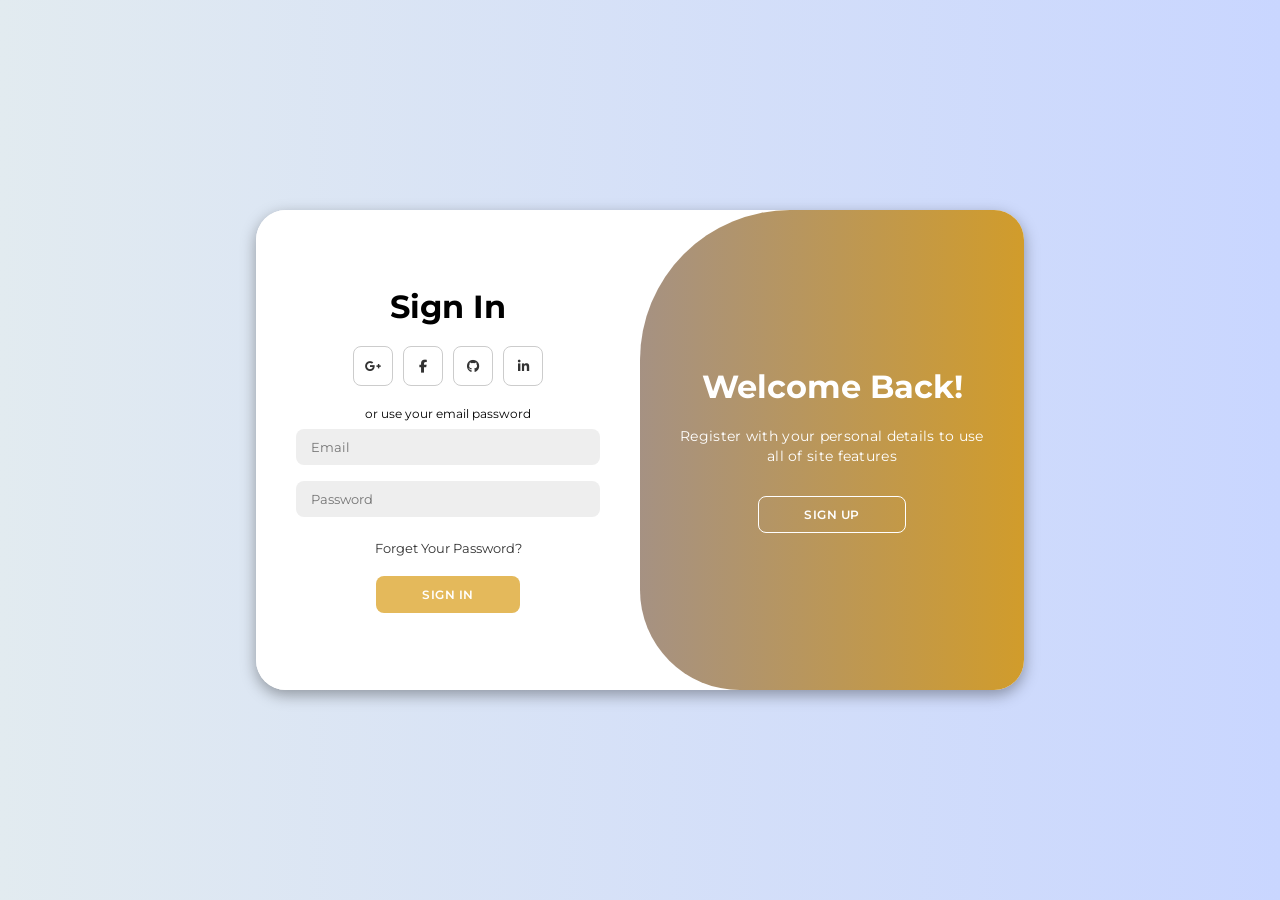
<file: index.html>
﻿<!DOCTYPE html>
<html lang="en">
<head>
    <meta charset="UTF-8">
    <meta name="viewport" content="width=device-width, initial-scale=1.0">
    <link rel="stylesheet" href="https://cdnjs.cloudflare.com/ajax/libs/font-awesome/6.4.2/css/all.min.css">
    <link rel="stylesheet" href="style.css">
    <title>Login Page</title>
    <style>
        .error {
            color: red;
        }
    </style>
</head>
<body>

    <div class="container" id="container">
        <div class="form-container sign-up">
            <form id="signUpForm">
                <h1>Create Account</h1>
                <div class="social-icons">
                    <a href="#" class="icon"><i class="fa-brands fa-google-plus-g"></i></a>
                    <a href="#" class="icon"><i class="fa-brands fa-facebook-f"></i></a>
                    <a href="#" class="icon"><i class="fa-brands fa-github"></i></a>
                    <a href="#" class="icon"><i class="fa-brands fa-linkedin-in"></i></a>
                </div>
                <span>or use your email for registration</span>
                <input type="text" id="signUpName" placeholder="Name">
                <div id="signUpNameError" class="error"></div>
                <input type="email" id="signUpEmail" placeholder="Email">
                <div id="signUpEmailError" class="error"></div>
                <input type="password" id="signUpPassword" placeholder="Password">
                <div id="signUpPasswordError" class="error"></div>
                <button type="submit">Sign Up</button>
            </form>
        </div>
        <div class="form-container sign-in">
            <form id="signInForm">
                <h1>Sign In</h1>
                <div class="social-icons">
                    <a href="#" class="icon"><i class="fa-brands fa-google-plus-g"></i></a>
                    <a href="#" class="icon"><i class="fa-brands fa-facebook-f"></i></a>
                    <a href="#" class="icon"><i class="fa-brands fa-github"></i></a>
                    <a href="#" class="icon"><i class="fa-brands fa-linkedin-in"></i></a>
                </div>
                <span>or use your email password</span>
                <input type="email" id="signInEmail" placeholder="Email">
                <div id="signInEmailError" class="error"></div>
                <input type="password" id="signInPassword" placeholder="Password">
                <div id="signInPasswordError" class="error"></div>
                <a href="#">Forget Your Password?</a>
                <button type="submit">Sign In</button>
            </form>
        </div>
        <div class="toggle-container">
            <div class="toggle">
                <div class="toggle-panel toggle-left">
                    <h1>Hello friend!</h1>
                    <p>Enter your personal details to use all of site features</p>
                    <button class="hidden" id="login">Sign In</button>
                </div>
                <div class="toggle-panel toggle-right">
                    <h1>Welcome Back!</h1>
                    <p>Register with your personal details to use all of site features</p>
                    <button class="hidden" id="register">Sign Up</button>
                </div>
            </div>
        </div>
    </div>
    <center>
        <div class="loading-page" id="loadingPage" style="display:none;">
            <div class="loading-icon">⌛</div>
            Please wait
        </div>
    </center>

    <script>
        const container = document.getElementById('container');
        const registerBtn = document.getElementById('register');
        const loginBtn = document.getElementById('login');
        const loadingPage = document.getElementById('loadingPage');

        registerBtn.addEventListener('click', () => {
            container.classList.add("active");
        });

        loginBtn.addEventListener('click', () => {
            container.classList.remove("active");
        });

        document.addEventListener('DOMContentLoaded', function() {
            const signUpForm = document.getElementById('signUpForm');
            const signInForm = document.getElementById('signInForm');

            function validatePassword(password) {
                const hasUpperCase = /[A-Z]/.test(password);
                const hasLowerCase = /[a-z]/.test(password);
                const isValidLength = password.length >= 6;
                return hasUpperCase && hasLowerCase && isValidLength;
            }

            function validateEmail(email) {
                const re = /^[^\s@]+@[^\s@]+\.[^\s@]+$/;
                return re.test(String(email).toLowerCase());
            }

            // Sign Up Form Validation
            signUpForm.addEventListener('submit', function(event) {
                event.preventDefault(); // منع الإرسال الافتراضي

                let valid = true;
                const name = document.getElementById('signUpName');
                const email = document.getElementById('signUpEmail');
                const password = document.getElementById('signUpPassword');
                
                // Validate Name
                if (name.value.trim() === '') {
                    document.getElementById('signUpNameError').textContent = 'Name is required.';
                    valid = false;
                } else {
                    document.getElementById('signUpNameError').textContent = '';
                }

                // Validate Email
                if (!validateEmail(email.value)) {
                    document.getElementById('signUpEmailError').textContent = 'Please enter a valid email address.';
                    valid = false;
                } else {
                    document.getElementById('signUpEmailError').textContent = '';
                }

                // Validate Password
                if (!validatePassword(password.value)) {
                    document.getElementById('signUpPasswordError').textContent = 'Password must be at least 6 characters long and contain both uppercase and lowercase letters.';
                    valid = false;
                } else {
                    document.getElementById('signUpPasswordError').textContent = '';
                }

                if (valid) {
                    loadingPage.style.display = "block";
                    setTimeout(function() {
                        window.location.href = "diet.html";
                    }, 3000);
                }
            });

            // Sign In Form Validation
            signInForm.addEventListener('submit', function(event) {
                event.preventDefault(); // منع الإرسال الافتراضي

                let valid = true;
                const email = document.getElementById('signInEmail');
                const password = document.getElementById('signInPassword');

                // Validate Email
                if (!validateEmail(email.value)) {
                    document.getElementById('signInEmailError').textContent = 'Please enter a valid email address.';
                    valid = false;
                } else {
                    document.getElementById('signInEmailError').textContent = '';
                }

                // Validate Password
                if (!validatePassword(password.value)) {
                    document.getElementById('signInPasswordError').textContent = 'Password must be at least 6 characters long and contain both uppercase and lowercase letters.';
                    valid = false;
                } else {
                    document.getElementById('signInPasswordError').textContent = '';
                }

                if (valid) {
                    loadingPage.style.display = "block";
                    setTimeout(function() {
                        window.location.href = "index(1).html";
                    }, 3000);
                }
            });
        });
    </script>

</body>
</html>
</file>
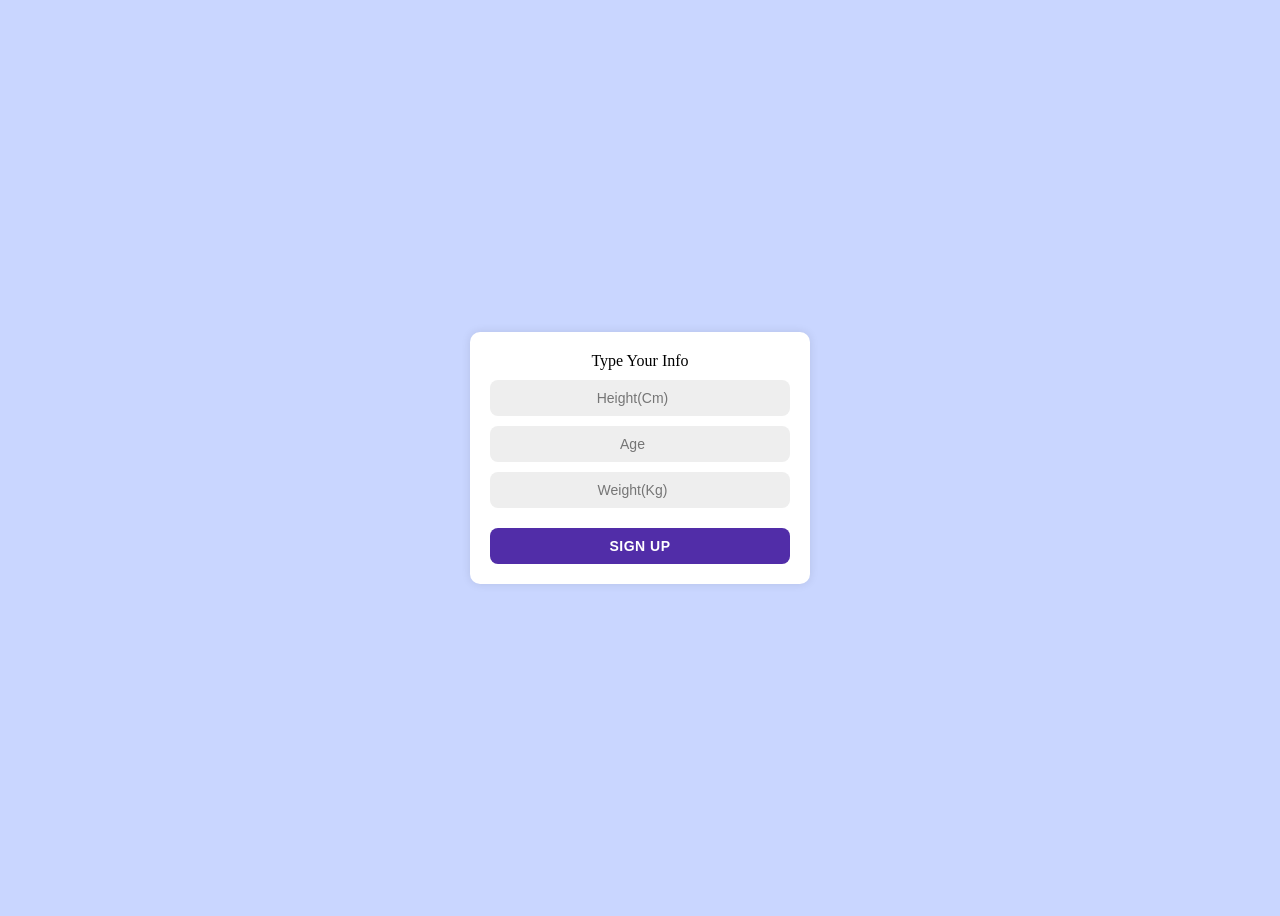
<file: diet.html>
<!DOCTYPE html>
<html lang="en">
<head>
    <meta charset="UTF-8">
    <meta name="viewport" content="width=device-width, initial-scale=1.0">
    <title>Diet Information</title>
    <style>
        /* أسلوب الصفحة */
        body {
            background-color: #c9d6ff;
            display: flex;
            justify-content: center;
            align-items: center;
            height: 100vh;
        }
        form {
            background-color: #fff;
            padding: 20px;
            border-radius: 10px;
            box-shadow: 0 0 10px rgba(0, 0, 0, 0.1);
            width: 300px;
            text-align: center;
        }
        input {
            display: block;
            width: calc(100% - 30px);
            margin: 10px auto;
            padding: 10px 15px;
            background-color: #eee;
            border: none;
            font-size: 14px;
            border-radius: 8px;
            outline: none;
            text-align: center;
        }
        button {
            background-color: #512da8;
            color: #fff;
            font-size: 14px;
            padding: 10px 45px;
            border: none;
            border-radius: 8px;
            font-weight: 600;
            letter-spacing: .5px;
            text-transform: uppercase;
            margin-top: 10px;
            cursor: pointer;
            width: 100%;
        }
        /* صفحة الانتظار */
        .loading-page {
            display: none;
            background-color: white;
            text-align: center;
            padding: 20px;
        }
        .loading-icon {
            font-size: 24px;
            margin-bottom: 10px;
        }
    </style>
</head>
<body>
    <form onsubmit="return waitForTransition(event)">
        <span>Type Your Info</span>
        <input type="number" id="height" placeholder="Height(Cm)" required>
        <input type="number" id="age" placeholder="Age" required>
        <input type="number" id="weight" placeholder="Weight(Kg)" required>
        <button type="submit">Sign Up</button>
    </form>
    <center>
        <div class="loading-page" id="loadingPage">
            <div class="loading-icon">⌛</div>
            Please wait...
        </div>
    </center>
    <script>
        function waitForTransition(event) {
            // منع الإرسال الافتراضي للنموذج
            event.preventDefault();

            // الحصول على القيم المدخلة
            var height = document.getElementById("height").value;
            var age = document.getElementById("age").value;
            var weight = document.getElementById("weight").value;

            // تحقق من ملء جميع الحقول
            if (height && age && weight) {
                // عرض صفحة الانتظار
                document.getElementById("loadingPage").style.display = "block";

                // انتظر 5 ثوانٍ ثم قم بالانتقال إلى صفحة الـ "diet.html"
                setTimeout(function() {
                    window.location.href = "index (1).html";
                }, 5000); // 5000 مللي ثانية = 5 ثوانٍ
            } else {
                alert("يرجى ملء جميع الحقول");
            }
        }
    </script>
</body>
</html>
</file>
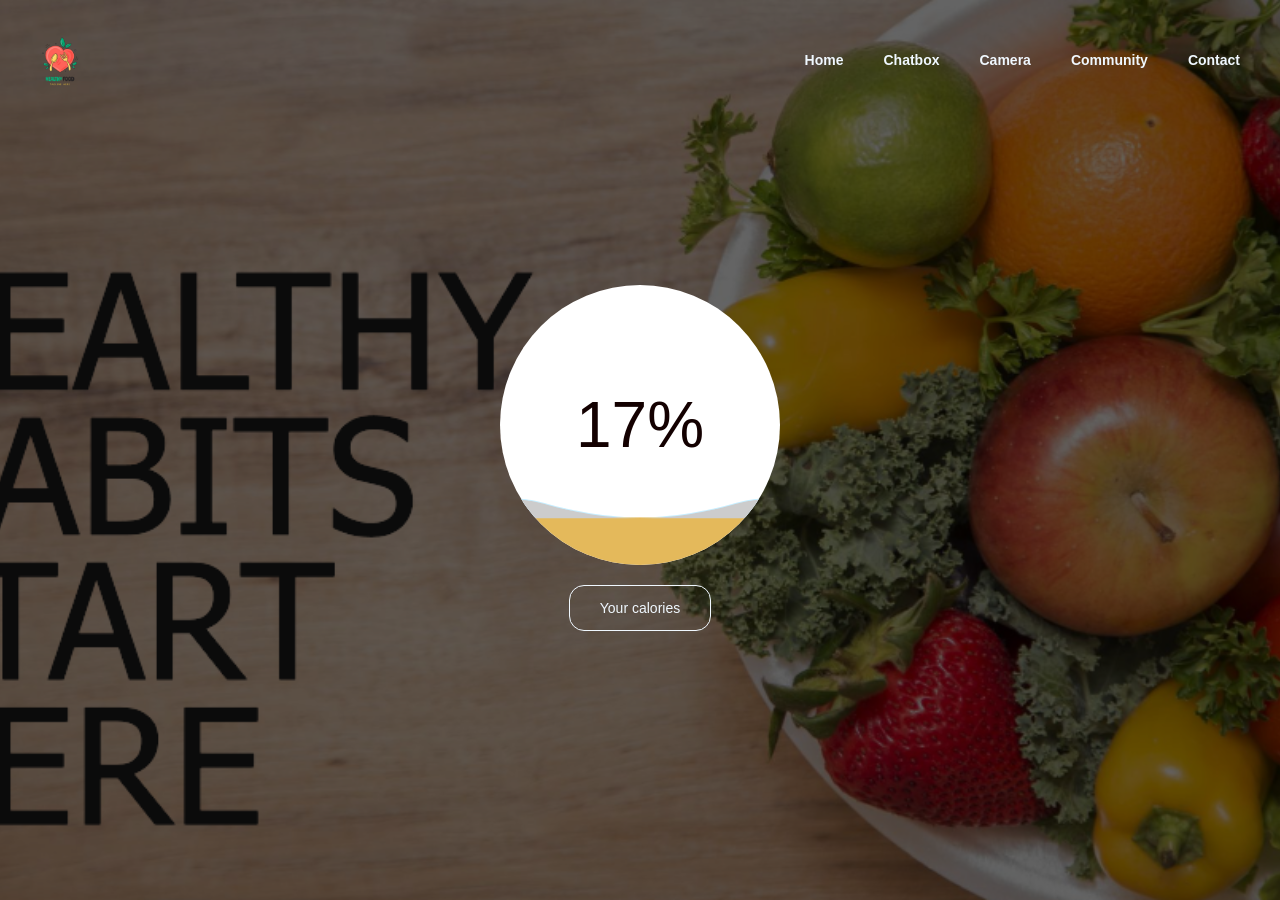
<file: index (1).html>
<!DOCTYPE html>
<html lang="en">
<head>
    <meta charset="UTF-8">
    <meta name="viewport" content="width=device-width, initial-scale=1.0">
    <link rel="stylesheet" href="style (1).css">
    <title>Healthy food</title>
</head>
<body>
    <header>
        <div id="navbar">
            <img src="HealthyHabitsStartHere.png" alt="Food lover logo">
            <nav>
                <ul>
                    <li><a href="#home">Home</a></li>
                    <li><a href="#chatbox">Chatbox</a></li>
                    <li><a href="#camera">Camera</a></li>
                    <li><a href="index(3).html">Community</a></li>
                    <li><a href="#contact">Contact</a></li>
                </ul>
            </nav>
        </div>
        <div class="content">
            <div class="box">
                <div class="percent">
                    <div class="percentNum" id="count">0</div>
                    <div class="percentB">%</div>
                </div>
                <div id="water" class="water">
                    <svg viewBox="0 0 560 20" class="water_wave water_wave_back">
                        <use xlink:href="#wave"></use>
                    </svg>
                    <svg viewBox="0 0 560 20" class="water_wave water_wave_front">
                        <use xlink:href="#wave"></use>
                    </svg>
                </div>
            </div>
            <a href="#" class="btn btn-primary">Your calories</a>
        </div>
    </header>
    <svg version="1.1" xmlns="http://www.w3.org/2000/svg" xmlns:xlink="http://www.w3.org/1999/xlink" style="display: none;">
        <symbol id="wave">
            <path d="M420,20c21.5-0.4,38.8-2.5,51.1-4.5c13.4-2.2,26.5-5.2,27.3-5.4C514,6.5,518,4.7,528.5,2.7c7.1-1.3,17.9-2.8,31.5-2.7c0,0,0,0,0,0v20H420z"></path>
            <path d="M420,20c-21.5-0.4-38.8-2.5-51.1-4.5c-13.4-2.2-26.5-5.2-27.3-5.4C326,6.5,322,4.7,311.5,2.7C304.3,1.4,293.6-0.1,280,0c0,0,0,0,0,0v20H420z"></path>
            <path d="M140,20c21.5-0.4,38.8-2.5,51.1-4.5c13.4-2.2,26.5-5.2,27.3-5.4C234,6.5,238,4.7,248.5,2.7c7.1-1.3,17.9-2.8,31.5-2.7c0,0,0,0,0,0v20H140z"></path>
            <path d="M140,20c-21.5-0.4-38.8-2.5-51.1-4.5c-13.4-2.2-26.5-5.2-27.3-5.4C46,6.5,42,4.7,31.5,2.7C24.3,1.4,13.6-0.1,0,0c0,0,0,0,0,0l0,20H140z"></path>
        </symbol>
    </svg>
    <script src="script (1).js"></script>
</body>
</html>
</file>
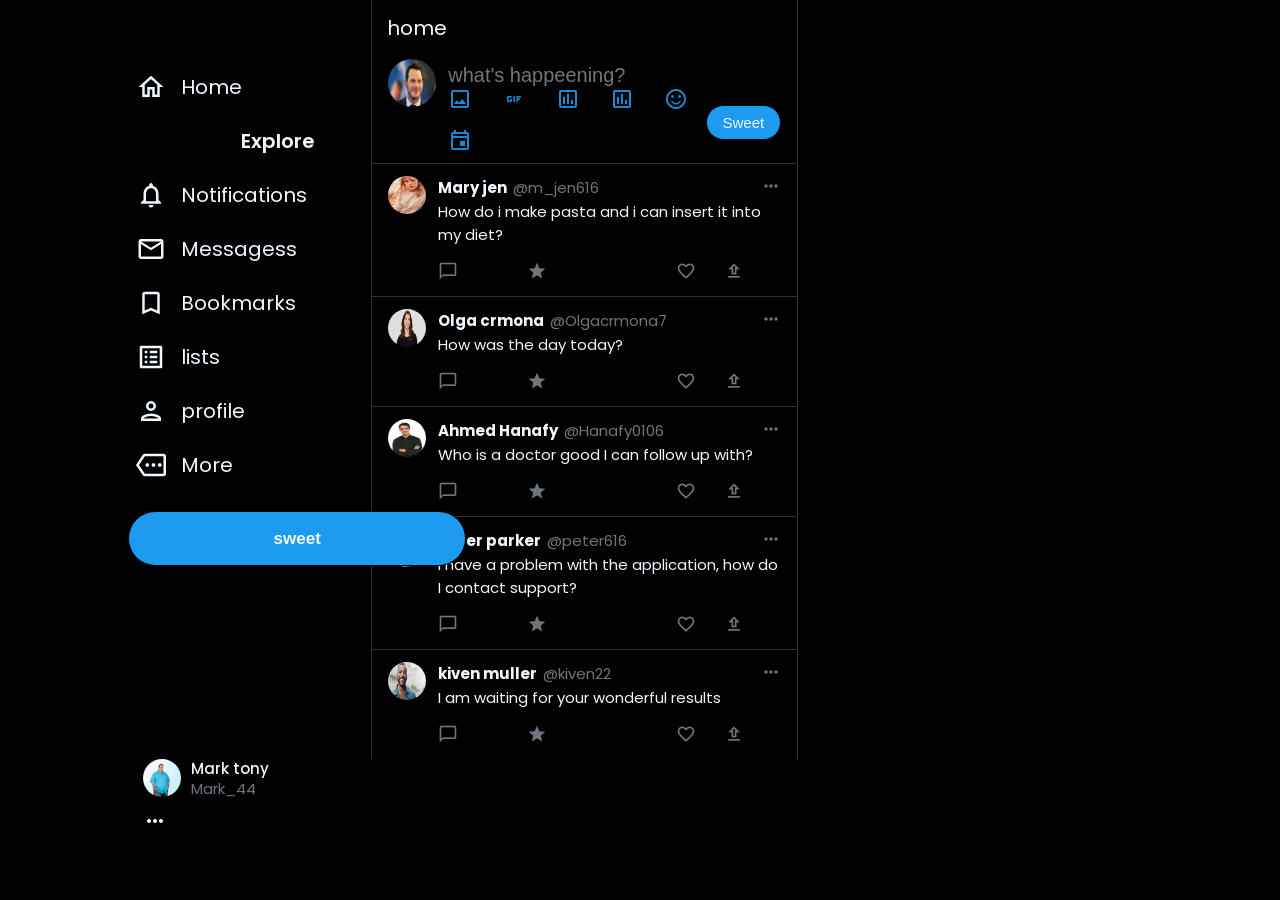
<file: index(3).html>
<!DOCTYPE html>
<html lang="en">
<head>
    <meta charset="UTF-8">
    <meta http-equiv="X-UA-Compatible" content="IE=edge">
    <meta name="viewport" content="width=device-width, initial-scale=1.0">
    <link href="https://fonts.googleapis.com/icon?family=Material+Icons|Material+Icons+Outlined"
    rel="stylesheet">
    <link rel="stylesheet" href="style(3).css">
    <title>switter</title>
</head>
<body>
<header>
<div class="nav-links">
    <a href="">
<I class="material-icons-outlined">
    flutter_dash
</I>
</a>

<a href="index (1).html">
<I class="material-icons-outlined">
 home
 </I>
<span>Home</span>
</a>

 <a href="">
 <I class="material-icons-outlined">
  tag
  </I>
<span style="font-weight: 600;">Explore</span>
</a>

<a href="">
<I class="material-icons-outlined">
 notifications
</I>
<span>Notifications</span>
 </a>

 <a href="">
 <I class="material-icons-outlined">
  email
  </I>
 <span>Messagess</span>
 </a>

<a href="">
<I class="material-icons-outlined">
 bookmark_border
  </I>
<span>Bookmarks</span>
 </a>

 <a href="">
<I class="material-icons-outlined">
 list_alt
 </I>
 <span>lists</span>
</a>

<a href="">
  <I class="material-icons-outlined">
  person
  </I>
 <span>profile</span>
</a>

<a href="">
    <I class="material-icons-outlined">
    more
    </I>
   <span>More</span>
  </a>
<button class="tweet-button">sweet</button>
   </div>
 
<div class="main_account">
   <a href="">
      <img class="tweet-img" src="3.jpg" alt="">
      <div class="account-details">
       <span class="account-name"> Mark tony</span>
       <spam class="account-handle">Mark_44</spam>
      </div>
      <I class="material-icons-outlined">
        more_horiz
        </I>
   </a>

</div>

</header>
 

<main>
<div class="main_flex">
    <div class="main-feed">
<div class="home-bar">
    <span>home</span>
    <I class="material-icons-outlined">
        auto_awesome
    </I>
</div>
<div class="new-tweet">
    <img class="tweet-img" src="images (1).jpg" alt="">
    <div class="new-tweet-details">
        <input type="text" placeholder="what's happeening?">
        <div class="new_tweet_actions">
        <ul>
            <li>
                <I class="material-icons-outlined">
                    image
                </I>
            </li>
            <li>
                <I class="material-icons-outlined">
                    gif_box
                </I>
            </li>
        <li>
            <I class="material-icons-outlined">
                poll
            </I>
        </li>
        <li>
            <I class="material-icons-outlined">
               poll
            </I>
        </li>
        <li>
            <I class="material-icons-outlined">
               sentiment_satisfied
            </I>
        </li>
        <li>
            <I class="material-icons-outlined">
               event
            </I>
        </li>
    </ul>
    <button class="tweet-button">Sweet</button>
</div>
    </div>
</div>
<div class="feed-tweet">

    <img class="tweet-img" src="images (2).jpg" alt="">
    <div class="feed_tweer-details">
        <div class="twetter-details">
            <a href="" class="twetter-name">
                Mary jen
              <span class="twetter-handle">
                    @m_jen616 
                </span>
            </a>
        <i class="material-icons-outlined">
                more_horiz
            </i>
        </div>
        <div class="tweet-text">
          <p>
            How do i make pasta and i can insert it into my diet?
          </p>  
        </div>
        <div class="tweet-icons">
            <i class="material-icons-outlined">
                chat_bubble_outline
            </i>
            <i class="material-icons-outlined">
                restart_alt
            </i>
            <i class="material-icons-outlined">
                favorite_border
            </i>
            <i class="material-icons-outlined">
                upload
            </i>
        </div>
    </div>
</div>
<div class="feed-tweet">
    <img class="tweet-img" src="images (3).jpg" alt="">
    <div class="feed_tweer-details">
        <div class="twetter-details">
            <a href="" class="twetter-name">
                Olga crmona
              <span class="twetter-handle">
                    @Olgacrmona7
                </span>
            </a>
        <i class="material-icons-outlined">
                more_horiz
            </i>
        </div>
        <div class="tweet-text">
          <p>
            How was the day today?
                  </p>  
        </div>
        <div class="tweet-icons">
            <i class="material-icons-outlined">
                chat_bubble_outline
            </i>
            <i class="material-icons-outlined">
                restart_alt
            </i>
            <i class="material-icons-outlined">
                favorite_border
            </i>
            <i class="material-icons-outlined">
                upload
            </i>
        </div>
    </div>
</div>
<div class="feed-tweet">
    <img class="tweet-img" src="images (4).jpg" alt="">
    <div class="feed_tweer-details">
        <div class="twetter-details">
            <a href="" class="twetter-name">
                Ahmed Hanafy
              <span class="twetter-handle">
                    @Hanafy0106
                </span>
            </a>
        <i class="material-icons-outlined">
                more_horiz
            </i>
        </div>
        <div class="tweet-text">
          <p>
            Who is a doctor good I can follow up with? 
        </p>  
        </div>
        <div class="tweet-icons">
            <i class="material-icons-outlined">
                chat_bubble_outline
            </i>
            <i class="material-icons-outlined">
                restart_alt
            </i>
            <i class="material-icons-outlined">
                favorite_border
            </i>
            <i class="material-icons-outlined">
                upload
            </i>
        </div>
    </div>
</div>
<div class="feed-tweet">
    <img class="tweet-img" src="images (5).jpg" alt="">
    <div class="feed_tweer-details">
        <div class="twetter-details">
            <a href="" class="twetter-name">
                peter parker
              <span class="twetter-handle">
                    @peter616
                </span>
            </a>
        <i class="material-icons-outlined">
                more_horiz
            </i>
        </div>
        <div class="tweet-text">
          <p>
            I have a problem with the application, how do I contact support? 
        </p>  
        </div>
        <div class="tweet-icons">
            <i class="material-icons-outlined">
                chat_bubble_outline
            </i>
            <i class="material-icons-outlined">
                restart_alt
            </i>
            <i class="material-icons-outlined">
                favorite_border
            </i>
            <i class="material-icons-outlined">
                upload
            </i>
        </div>
    </div>
</div>
<div class="feed-tweet">
    <img class="tweet-img" src="images.jpg" alt="">
    <div class="feed_tweer-details">
        <div class="twetter-details">
            <a href="" class="twetter-name">
                kiven muller
              <span class="twetter-handle">
                    @kiven22
                </span>
            </a>
        <i class="material-icons-outlined">
                more_horiz
            </i>
        </div>
        <div class="tweet-text">
          <p>
            I am waiting for your wonderful results
          </p>  
        </div>
        <div class="tweet-icons">
            <i class="material-icons-outlined">
                chat_bubble_outline
            </i>
            <i class="material-icons-outlined">
                restart_alt
            </i>
            <i class="material-icons-outlined">
                favorite_border
            </i>
            <i class="material-icons-outlined">
                upload
            </i>
        </div>
    </div>
</div>

    </div>
        </div>
    </div>
    
<div class="side-feed">
        </div>
 
    
    </div>
</div>

</main>

</body>
</html>
</file>
<file: style.css>
@import url('https://fonts.googleapis.com/css2?family=Montserrat:wght@300;400;500;600;700&display=swap');

* {
    margin: 0;
    padding: 0;
    box-sizing: border-box;
    font-family: 'Montserrat', sans-serif;
}


body{
    background-color: #c9d6ff;
    background: linear-gradient(to right, #e2ebf0, #c9d6ff);
    display: flex;
    align-items: center;
    justify-content: center;
    flex-direction: column;
    min-height: 100vh;
}


.container{
    background-color: #fff;
    border-radius: 30px;
    box-shadow: 0 5px 15px rgba(0, 0, 0, 0.35);
    position: relative;
    overflow: hidden;
    width: 768px;
    max-width: 100%;
    min-height: 480px;
}

.container p{
    font-size: 14px;
    line-height: 20px;
    letter-spacing: 0.3px;
    margin: 20px 0 ;
}

.container span{
    font-size: 12px;
}

.container a{
    color: #333;
    font-size: 13px;
    text-decoration: none;
    margin: 15px 0 10px;
}

.container button{
    background-color: #e4b95b;
    color: #fff;
    font-size: 12px;
    padding: 10px 45px;
    border: 1px solid transparent;
    border-radius: 8px;
    font-weight: 600;
    letter-spacing: .5px;
    text-transform: uppercase;
    margin-top: 10px;
    cursor: pointer;
}


.container button.hidden{
    background-color: transparent;
    border-color: #fff;
}

.container form{
    background-color: #fff;
    display: flex;
    align-items: center;
    justify-content: center;
    flex-direction: column;
    padding: 0 40px;
    height: 100%;
}


.container input{
    background-color: #eee;
    border: none;
    padding: 10px 15px;
    margin: 8px 0;
    font-size: 13px;
    border-radius: 8px;
    width: 100%;
    outline: none;
}

.form-container{
    position: absolute;
    top: 0;
    height: 100%;
    transition: all 0.6s ease-in-out;
}


.sign-in{
    left: 0;
    width: 50%;
    z-index: 2;
}


.container.active .sign-in{
    transform: translateX(100%);
}


.sign-up{
    left: 0;
    width: 50%;
    opacity: 0;
    z-index: 1;
}


.container.active .sign-up{
    transform: translateX(100%);
    opacity: 1;
    z-index: 5;
    animation: move 0.6s;
}


@keyframes move{
    0%,49.99%{
        opacity: 0;
        z-index: 1;
    }
    50%,100%{
        opacity: 1;
        z-index: 5;
    }
}


.social-icons{
    margin: 20px 0;
}


.social-icons a{
border: 1px solid #ccc;
border-radius: 20%;
display: inline-flex;
justify-content: center;
align-items: center;
margin: 0 3px;
height: 40px;
width: 40px;
}


.toggle-container{
position: absolute;
top: 0;
left: 50%;
width: 50%;
height: 100%;
overflow: hidden;
transition: all 0.6s ease-in-out;
border-radius: 150px 0 0 100px;
z-index: 100;
}


.container.active .toggle-container{
transform: translateX(-100%);
border-radius: 0 150px 100px 0;
}


.toggle{
    background-color:#e4b95b;
    height: 100%;
    background: linear-gradient(to right, #7a87da, #d19c2b);
    color: #fff;
    position: relative;
    left: -100%;
    height: 100%;
    width: 200%;
    transform: translateX(0);
    transition: all 0.6s ease-in-out;
}


.container.active .toggle{
    transform: translateX(50%);
}

.toggle-panel{
    position: absolute;
    height: 100%;
    width: 50%;
    display: flex;
    flex-direction: column;
    align-items: center;
    justify-content: center;
    padding: 0 30px;
    text-align: center;
    top: 0;
    transform: translateX(0);
    transition: all 0.6s ease-in-out;

}

.toggle-left{
    transform: translateX(-200%);
}


.container.active .toggle-left{
    transform: translateX(0);
}

.toggle-right{
    right: 0;
    transform: translateX(0);
}


.container.active .toggle-right{
    transform: translateX(200%);
}
        /* تأخير الانتقال لمدة 5 ثوانٍ */
        .delayed-transition {
            transition-delay: 5s;
        }
        /* صفحة بيضاء مع رمز الانتظار أو التحميل */
        .loading-page {
            display: none;
            background-color: white;
            text-align: center;
            padding: 20px;
        }
        .loading-icon {
            font-size: 24px;
            margin-bottom: 10px;
        }
</file>
<file: style (1).css>
@import url('https://fonts.googleapis.com/css2?family=Poppins:wght@300..700&display=swap');
*{
    margin: 0;
    padding: 0;
    box-sizing: border-box;
}

html {
    scroll-behavior: smooth;
}

body{
    font-family: 'quicksand', sans-serif;
}

ul{
    list-style: none;
}

a{
    text-decoration: none;
}

.conrtainer{
    max-width: 1100px;
    margin:  auto;
}

/* Utility Classes */
.primary-text{
    color: #e4b95b;
}

.btn{
    display: inline-block;
    padding: 15px 30px; ;
    border: none;
    border-radius: 15px;
}

.btn-primary{
    color: aliceblue;
    border: 1px solid aliceblue;
}


.btn-secondary{
    color: aliceblue;
    background-color: #383848;
    margin-top: 2rem;
}


.btn-primary:hover , .btn-secondary:hover{
    background-color:  #e4b95b;
}

/*header Start */
header{
    height: 100vh;
    background: url(Healthy_Habits_Start_Here.png) center center/cover no-repeat; 
    position: relative;
}

#navbar{
    display: flex;
    justify-content: space-between;
    align-items: center;
    padding: 20px;
}

#navbar img{
    width: 80px;
}

#navbar ul{
    display: flex;
    margin-left: 100px;
}

#navbar ul li a{
    padding: 15px  20px;
    color: aliceblue;
    font-weight: 600;
}

#navbar ul li a:hover{
    border-bottom: 2px solid #e4b95b;
}

header .content{
    display: flex;
    flex-direction: column;
    justify-content: center;
    align-items: center;
    height: 75%;
}

header .content .box {
    margin-bottom: 20px;
}

header .content h1{
    font-size: 40px;
    color: aliceblue;
}

header .content p{
    margin: 20px 0 40px;
    color: aliceblue;
}

header::before{
    content:"" ;
    position: absolute;
    top: 0;
    left: 0;
    height: 100%;
    width: 100%;
    background: rgba(0,0,0,0.6);
}

header *{
    z-index: 10;
}

/* النسبة المئوية */
*,
*:before,
*:after {
    box-sizing: border-box;
    outline: none;
}

body {
    background: #020438;
    font: 14px/1 'Open Sans', helvetica, sans-serif;
    -webkit-font-smoothing: antialiased;
}

.box {
    height: 280px;
    width: 280px;
    background: #ffffff;
    border-radius: 100%;
    overflow: hidden;
    position: relative;
}

.percent {
    position: absolute;
    left: 0;
    top: 0;
    z-index: 3;
    width: 100%;
    height: 100%;
    display: flex;
    align-items: center;
    justify-content: center;
    color: #130000;
    font-size: 64px;
}

.water {
    position: absolute;
    left: 0;
    top: 0;
    z-index: 2;
    width: 100%;
    height: 100%;
    transform: translate(0, 100%);
    background: #e4b95b;
    transition: all .3s;
}

.water_wave {
    width: 200%;
    position: absolute;
    bottom: 100%;
}

.water_wave_back {
    right: 0;
    fill: #C7EEFF;
    animation: wave-back 1.4s infinite linear;
}

.water_wave_front {
    left: 0;
    fill: #ccc;
    margin-bottom: -1px;
    animation: wave-front .7s infinite linear;
}

@keyframes wave-front {
    100% {
        transform: translate(-50%, 0);
    }
}

@keyframes wave-back {
    100% {
        transform: translate(50%, 0);
    }
}
</file>
<file: style(3).css>
@import url('https://fonts.googleapis.com/css2?family=Poppins:ital,wght@0,100;0,200;0,300;0,400;0,500;0,600;0,700;0,800;0,900;1,100;1,200;1,300;1,400;1,500;1,600;1,700;1,800;1,900&display=swap');

* {
    margin: 0;
    padding: 0;
    box-sizing: border-box;
}

html {
    font-size: 10px;
    font-family: 'Poppins', sans-serif;
}

body {
    background-color: black;
}

a {
    text-decoration: none;
    color: aliceblue;
    font-size: 1.5rem;
    font-weight: 400;
    line-height: 24px;
}

header {
    grid-area: header;
    padding: 10px 10px 13px;
    padding-left: 10%;
    width: 100%;
    height: 100%;
    position: fixed;
    display: grid;
    grid-template-rows: auto 1fr auto;
    grid-template-columns: 1fr;
}

.nav-links {
    grid-row: 1 / 2;
    display: grid;
    gap: 8px;
    justify-content: start;
}

.nav-links a {
    display: flex;
    align-items: center;
    font-size: 2rem;
    padding: 8px 25px 8px 8px;
    width: fit-content;
}

.nav-links a i {
    font-size: 3rem;
    margin-right: 15px;
}

.nav-links a:hover, .main_account a:hover {
    background-color: rgb(47, 51, 54);
    border-radius: 9999px;
}

.nav-links a:first-child {
    padding: 8px 8px;
}

.nav-links a:first-child i {
    margin: 0px;
}

.tweet-button {
    background-color: rgb(29, 155, 240);
    width: 90%;
    height: 55px;
    border-radius: 9999px;
    margin-top: 15px;
    cursor: pointer;
    font-size: 1.7rem;
    color: aliceblue;
    font-weight: 700;
    border: 1px solid black;
    transition-duration: 0.2ms;
}

.tweet-button:hover {
    background-color: rgba(29, 155, 240, 0.9);
}

.main_account {
    grid-row: 2 / 3;
    padding-top: 185px;
}

.main_account a {
    display: grid;
    grid-template-columns: auto 1fr;
    gap: 10px;
    padding: 8px 10px 8px 15px;
    margin-right: 10px;
}

.tweet-img {
    width: 38px;
    height: 38px;
    border-radius: 50%;
}

.account-details {
    display: flex;
    flex-direction: column;
    font-size: 1.5rem;
    line-height: 20px;
}

.account-name {
    font-weight: 500;
}

.account-handle {
    color: rgb(110, 118, 125);
}

main {
    grid-area: main;
    width: 100%;
    height: 100%;
    margin-left: 29%;
    display: grid;
    grid-template-columns: 1fr 2fr;
}

.main-feed {
    border-left: 1px solid rgb(47, 51, 54);
    border-right: 1px solid rgb(47, 51, 54);
}

.home-bar {
    grid-area: home-bar;
    display: grid;
    grid-template-columns: 1fr 1fr;
    align-items: center;
    height: 55px;
    color: aliceblue;
    font-size: 2rem;
    font-weight: 400;
    padding: 0 15px;
    position: sticky;
    top: 0;
    background-color: black;
}

.new-tweet {
    grid-area: new-tweet;
    display: grid;
    grid-template-columns: auto 1fr;
    gap: 12px;
    padding: 4px 16px 16px;
}

.new-tweet .tweet-img {
    width: 48px;
    height: 48px;
    cursor: pointer;
}

.new-tweet-details {
    display: flex;
    flex-direction: column;
    justify-content: space-evenly;
    padding-top: 4px;
}

.new_tweet_actions {
    display: grid;
    grid-template-columns: 1fr auto;
    align-items: center;
    height: 60px;
    width: 100%;
}

.new_tweet_actions ul {
    display: grid;
    grid-template-columns: repeat(auto-fit, minmax(40px, 1fr));
    gap: 12px;
    list-style: none;
}

.new-tweet-details input {
    width: 100%;
    height: 24px;
    background-color: black;
    font-size: 2rem;
    border: none;
    color: aliceblue;
    outline: none;
}

.new_tweet_actions ul li {
    color: #1c88d2;
    cursor: pointer;
}

.new_tweet_actions .tweet-button {
    width: 75px;
    height: 35px;
    margin: 0%;
    font-weight: 400;
    font-size: 1.5rem;
}

.feed-tweet {
    display: grid;
    grid-template-columns: auto 1fr;
    gap: 12px;
    min-height: 100px;
    padding: 12px 16px 0 16px;
    border-top: 1px solid rgb(47, 51, 54);
    cursor: pointer;
}

.feed-tweet-details {
    display: flex;
    flex-direction: column;
}

.feed-tweet i {
    color: rgb(110, 118, 125);
    font-size: 2rem;
}

.twetter-details {
    display: grid;
    grid-template-columns: 1fr auto;
    align-items: flex-start;
    font-size: 1.5rem;
}

.twetter-details a {
    font-weight: 700;
}

.twetter-details span {
    color: rgb(110, 118, 125);
    font-size: 1.5rem;
    font-weight: 400;
    margin-left: 3px;
}

.tweet-text {
    color: aliceblue;
    font-size: 1.5rem;
    width: 100%;
}

.tweet-icons {
    display: grid;
    grid-template-columns: repeat(4, auto);
    gap: 12px;
    margin: 15px 0;
    padding-right: 20px;
}

/* Media Queries */

@media (max-width: 1200px) {
    header {
        width: 35%;
    }

    main {
        width: 65%;
        margin-left: 35%;
    }

    .main-feed {
        width: 60%;
    }
}

@media (max-width: 992px) {
    header {
        width: 40%;
    }

    main {
        width: 60%;
        margin-left: 40%;
    }

    .main-feed {
        width: 70%;
    }

    .tweet-button {
        font-size: 1.5rem;
    }
}

@media (max-width: 768px) {
    header {
        width: 50%;
    }

    main {
        width: 50%;
        margin-left: 50%;
    }

    .nav-links {
        height: auto;
    }

    .nav-links a {
        font-size: 1.5rem;
        padding: 5px 15px;
    }

    .home-bar {
        font-size: 1.5rem;
    }

    .new-tweet {
        grid-template-columns: 1fr;
        grid-template-rows: auto 1fr;
    }

    .new-tweet .tweet-img {
        width: 40px;
        height: 40px;
    }

    .tweet-button {
        width: 100%;
        font-size: 1.5rem;
    }
}

@media (max-width: 576px) {
    header {
        width: 60%;
    }

    main {
        width: 40%;
        margin-left: 60%;
    }

    .home-bar {
        font-size: 1.2rem;
    }

    .new-tweet-details input {
        font-size: 1.5rem;
    }

    .tweet-button {
        font-size: 1.3rem;
        height: 40px;
    }

    .feed-tweet {
        grid-template-columns: 1fr;
        grid-template-rows: auto auto;
        min-height: 150px;
    }

    .feed-tweet-details {
        margin-left: 0;
    }

    .twetter-details span {
        margin-right: 150px;
    }
}
</file>
